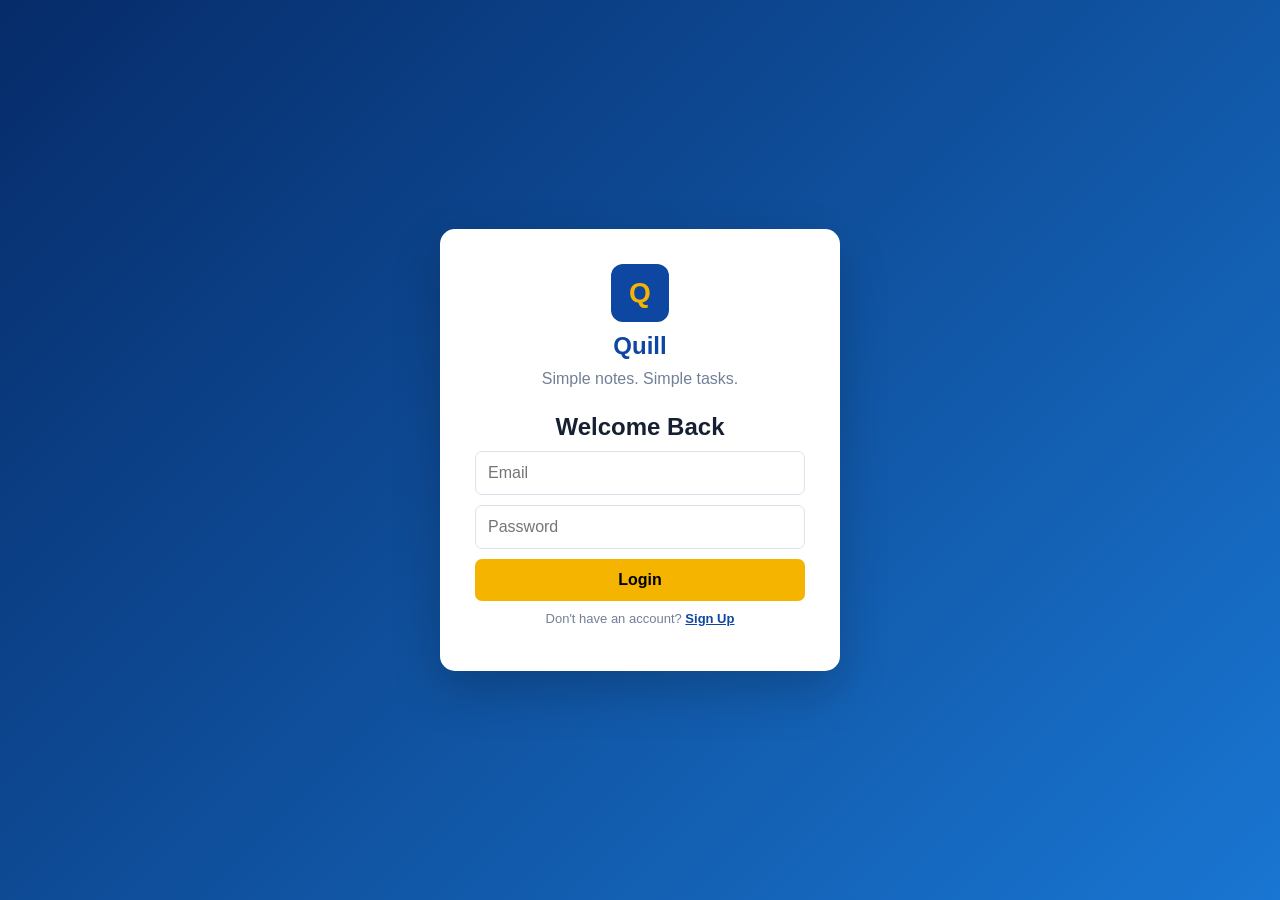
<file: quill-frontend/index.html>
<!DOCTYPE html>
<html lang="en">
<head>
    <meta charset="UTF-8">
    <meta name="viewport" content="width=device-width, initial-scale=1.0">
    <title>Quill</title>
    <link rel="stylesheet" href="style.css">
</head>

<body>

<!-- AUTH -->
<section id="auth">
    <div class="auth-box">
        <div class="logo">Q</div>
        <h1>Quill</h1>
        <p>Simple notes. Simple tasks.</p>

        <form id="loginForm">
            <h2>Welcome Back</h2>
            <input id="loginEmail" type="email" placeholder="Email" required>
            <input id="loginPassword" type="password" placeholder="Password" required>
            <button>Login</button>
            <p>Don't have an account? <a href="#" id="showSignup">Sign Up</a></p>
            <small id="loginMessage"></small>
        </form>

        <form id="signupForm" class="hidden">
            <h2>Create Account</h2>
            <input id="signupName" type="text" placeholder="Full name" required>
            <input id="signupEmail" type="email" placeholder="Email" required>
            <input id="signupPassword" type="password" placeholder="Password" required>
            <button>Sign Up</button>
            <p>Already have an account? <a href="#" id="showLogin">Login</a></p>
            <small id="signupMessage"></small>
        </form>
    </div>
</section>


<!-- APP -->
<section id="app" class="hidden">

    <header class="topbar">
        <div class="brand"><span>Q</span> Quill</div>

        <nav>
            <button id="notesTab">Notes</button>
            <button id="tasksTab">To-Do</button>
        </nav>

        <div class="top-actions">
            <button id="themeBtn">◐</button>
            <button id="logoutBtn">Logout</button>
        </div>
    </header>


    <div class="workspace">

        <!-- SIDEBAR -->
        <aside class="sidebar">
            <button id="newNoteBtn" class="gold">+ New Note</button>

            <input id="searchNotes" type="search" placeholder="Search notes...">

            <h3>NOTES</h3>
            <button class="side-btn active" id="allNotesBtn">All Notes</button>
            <button class="side-btn" id="recentBtn">Recent</button>
            <button class="side-btn" id="pinnedBtn">★ Pinned</button>

            <h3>TO-DO</h3>
            <button class="side-btn" id="allTasksBtn">All Tasks</button>
            <button class="side-btn" id="activeTasksBtn">Active</button>
            <button class="side-btn" id="completedTasksBtn">Completed</button>
        </aside>


        <!-- NOTES -->
        <aside class="notes-list">
            <div class="list-head">
                <h2>My Notes</h2>
                <span id="noteCount">0</span>
            </div>
            <div id="noteItems"></div>
        </aside>


        <main>

            <!-- EDITOR -->
            <section id="editor">
                <div class="editor-head">
                    <input id="noteTitle" placeholder="Untitled Note">

                    <div>
                        <button id="pinBtn">☆</button>
                        <button id="saveBtn" class="gold">Save</button>
                        <button id="deleteBtn">Delete</button>
                    </div>
                </div>

                <textarea id="noteContent" placeholder="Start writing..."></textarea>

                <footer>
                    <span id="status">● Saved</span>
                    <span id="words">Words: 0</span>
                    <span id="chars">Characters: 0</span>
                </footer>
            </section>


            <!-- TODO -->
            <section id="todo" class="hidden">
                <div class="todo-head">
                    <div>
                        <small>YOUR TASKS</small>
                        <h1>To-Do</h1>
                    </div>
                    <button id="addTaskBtn" class="gold">+ Add Task</button>
                </div>

                <div class="filters">
                    <button data-filter="all" class="active">All</button>
                    <button data-filter="active">Active</button>
                    <button data-filter="completed">Completed</button>
                </div>

                <p id="taskCount">0 tasks</p>
                <div id="taskItems"></div>
            </section>

        </main>
    </div>


    <!-- TASK MODAL -->
    <div id="taskModal" class="modal hidden">
        <form id="taskForm" class="modal-box">
            <button type="button" id="closeModal" class="close">×</button>

            <h2>Add Task</h2>

            <input id="taskTitle" placeholder="Task title" required>
            <textarea id="taskDescription" placeholder="Description"></textarea>

            <select id="taskPriority">
                <option>High</option>
                <option selected>Medium</option>
                <option>Low</option>
            </select>

            <input id="taskDate" type="date">
            <input id="taskCategory" placeholder="Category">

            <div class="modal-buttons">
                <button type="button" id="cancelTask">Cancel</button>
                <button class="gold">Add Task</button>
            </div>
        </form>
    </div>

</section>

<script src="script.js"></script>
</body>
</html>
</file>
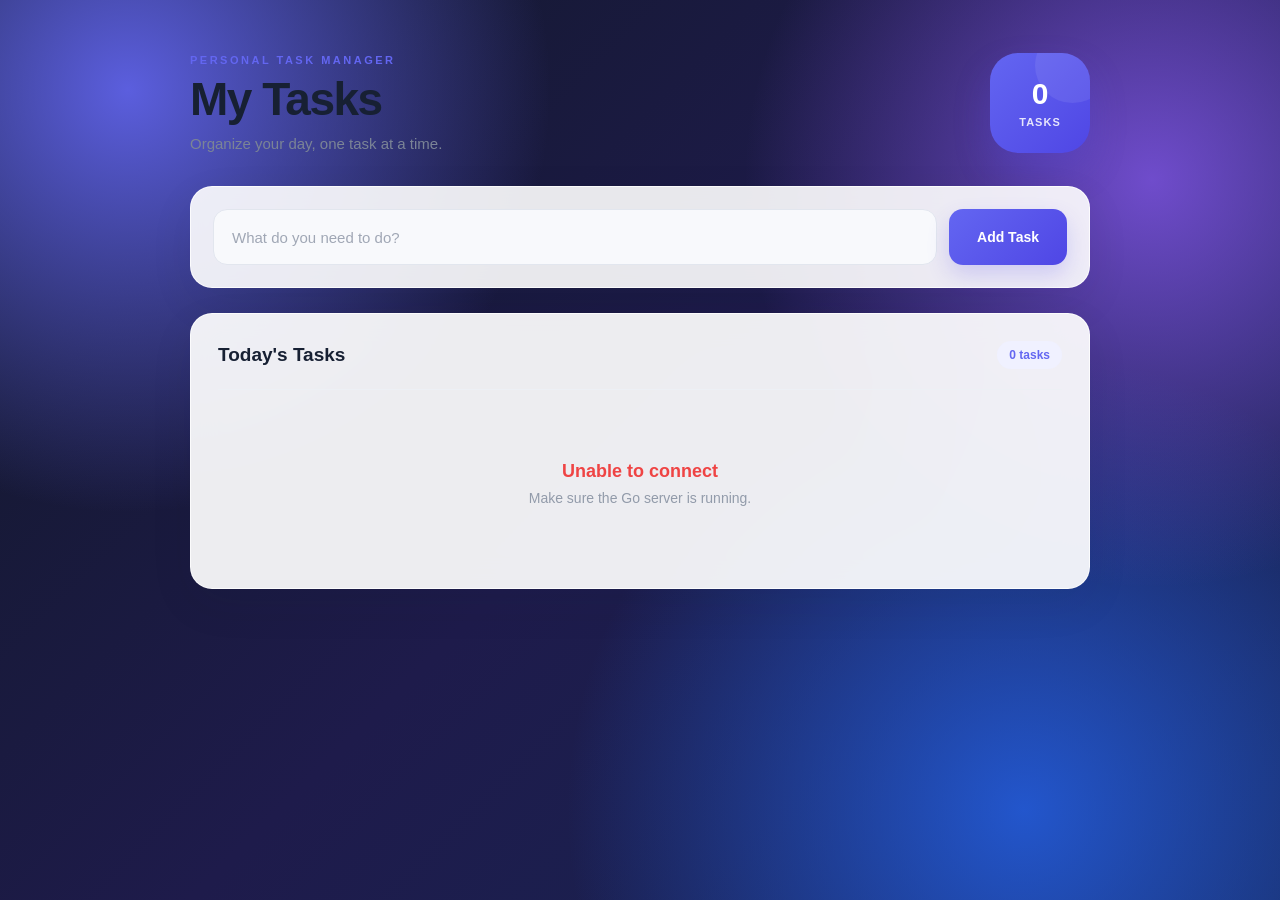
<file: go-tutorials/cmd/todo/go-todo-list/frontend/index.html>
<!DOCTYPE html>
<html lang="en">
<head>
    <meta charset="UTF-8">
    <meta name="viewport" content="width=device-width, initial-scale=1.0">

    <title>Taskly - Todo List</title>

    <link rel="stylesheet" href="style.css">
</head>

<body>

    <main class="app">

        <!-- Header -->
        <header class="app-header">
            <div>
                <p class="label">PERSONAL TASK MANAGER</p>
                <h1>My Tasks</h1>
                <p class="subtitle">
                    Organize your day, one task at a time.
                </p>
            </div>

            <div class="task-count">
                <span id="taskCount">0</span>
                <small>Tasks</small>
            </div>
        </header>


        <!-- Add Task -->
        <section class="add-section">

            <form id="todoForm">

                <input
                    type="text"
                    id="todoInput"
                    placeholder="What do you need to do?"
                    autocomplete="off"
                    required
                >

                <button type="submit">
                    Add Task
                </button>

            </form>

        </section>


        <!-- Tasks -->
        <section class="tasks-section">

            <div class="section-heading">
                <h2>Today's Tasks</h2>
                <span id="taskStatus">0 tasks</span>
            </div>

            <div id="todoList" class="todo-list">

                <div class="empty-state">
                    <div class="empty-icon">✓</div>

                    <h3>No tasks yet</h3>

                    <p>
                        Add your first task to get started.
                    </p>
                </div>

            </div>

        </section>

    </main>


    <script>

        const form = document.getElementById("todoForm");
        const input = document.getElementById("todoInput");
        const todoList = document.getElementById("todoList");
        const taskCount = document.getElementById("taskCount");
        const taskStatus = document.getElementById("taskStatus");

        const API_URL = "http://localhost:8000/api/todos";


        // Get all tasks
        async function loadTodos() {

            try {

                const response = await fetch(API_URL);

                const todos = await response.json();

                displayTodos(todos);

            } catch (error) {

                console.error("Could not load tasks:", error);

                todoList.innerHTML = `
                    <div class="error-state">
                        <h3>Unable to connect</h3>
                        <p>Make sure the Go server is running.</p>
                    </div>
                `;
            }
        }


        // Display tasks
        function displayTodos(todos) {

            taskCount.textContent = todos.length;

            taskStatus.textContent =
                todos.length === 1
                    ? "1 task"
                    : `${todos.length} tasks`;


            if (todos.length === 0) {

                todoList.innerHTML = `
                    <div class="empty-state">
                        <div class="empty-icon">✓</div>

                        <h3>No tasks yet</h3>

                        <p>
                            Add your first task to get started.
                        </p>
                    </div>
                `;

                return;
            }


            todoList.innerHTML = "";


            todos.forEach(todo => {

                const task = document.createElement("div");

                task.className =
                    todo.completed
                        ? "todo-item completed"
                        : "todo-item";


                task.innerHTML = `

                    <div class="task-left">

                        <button
                            class="complete-button"
                            onclick="completeTodo(${todo.id})"
                            ${todo.completed ? "disabled" : ""}
                        >
                            ${todo.completed ? "✓" : ""}
                        </button>

                        <div class="task-info">

                            <span class="task-title">
                                ${escapeHTML(todo.title)}
                            </span>

                            <span class="task-label">
                                ${todo.completed ? "Completed" : "Pending"}
                            </span>

                        </div>

                    </div>


                    <button
                        class="delete-button"
                        onclick="deleteTodo(${todo.id})"
                        title="Delete task"
                    >
                        ×
                    </button>

                `;

                todoList.appendChild(task);

            });
        }


        // Add task
        form.addEventListener("submit", async function(event) {

            event.preventDefault();

            const title = input.value.trim();

            if (!title) {
                return;
            }


            try {

                const response = await fetch(API_URL, {

                    method: "POST",

                    headers: {
                        "Content-Type": "application/json"
                    },

                    body: JSON.stringify({
                        title: title
                    })

                });


                if (!response.ok) {
                    throw new Error("Failed to add task");
                }


                input.value = "";

                input.focus();

                loadTodos();

            } catch (error) {

                console.error("Could not add task:", error);

            }

        });


        // Complete task
        async function completeTodo(id) {

            try {

                await fetch(`${API_URL}?id=${id}`, {
                    method: "PUT"
                });

                loadTodos();

            } catch (error) {

                console.error("Could not complete task:", error);

            }

        }


        // Delete task
        async function deleteTodo(id) {

            try {

                await fetch(`${API_URL}?id=${id}`, {
                    method: "DELETE"
                });

                loadTodos();

            } catch (error) {

                console.error("Could not delete task:", error);

            }

        }


        // Prevent HTML from being inserted as a task
        function escapeHTML(text) {

            const div = document.createElement("div");

            div.textContent = text;

            return div.innerHTML;

        }


        // Load tasks when page opens
        loadTodos();

    </script>

</body>
</html>
</file>
<file: quill-frontend/style.css>
*{box-sizing:border-box;margin:0;padding:0}

:root{
    --blue:#0d47a1;
    --dark:#082f6b;
    --gold:#f4b400;
    --bg:#f5f7fb;
    --text:#172033;
    --border:#dce2eb;
}

body{font-family:Arial,sans-serif;background:var(--bg);color:var(--text)}
button,input,textarea,select{font:inherit}
button{border:0;cursor:pointer}
.hidden{display:none!important}


/* AUTH */

#auth{
    min-height:100vh;
    display:grid;
    place-items:center;
    padding:20px;
    background:linear-gradient(135deg,#062b69,#1976d2);
}

.auth-box{
    width:100%;
    max-width:400px;
    padding:35px;
    background:white;
    border-radius:15px;
    text-align:center;
    box-shadow:0 20px 50px #0003;
}

.logo{
    width:58px;height:58px;margin:auto;
    display:grid;place-items:center;
    background:var(--blue);color:var(--gold);
    border-radius:12px;font-size:28px;font-weight:bold;
}

.auth-box h1{color:var(--blue);margin:10px}
.auth-box>p{color:#718096;margin-bottom:25px}
.auth-box form{display:grid;gap:10px}
.auth-box input{
    padding:12px;border:1px solid var(--border);border-radius:7px;
}
.auth-box form button{
    padding:12px;background:var(--gold);
    border-radius:7px;font-weight:bold;
}
.auth-box form p{font-size:13px;color:#718096}
.auth-box a{color:var(--blue);font-weight:bold}


/* APP */

#app{height:100vh;display:flex;flex-direction:column}

.topbar{
    height:60px;padding:0 20px;
    display:flex;align-items:center;
    background:var(--blue);color:white;
}

.brand{width:220px;font-size:22px;font-weight:bold}
.brand span{
    display:inline-grid;place-items:center;
    width:32px;height:32px;margin-right:7px;
    background:white;color:var(--blue);border-radius:7px;
}

.topbar nav button,.top-actions button{
    padding:8px 12px;background:transparent;
    color:white;border-radius:6px;
}

.top-actions{margin-left:auto}
.top-actions button:last-child{background:var(--gold);color:var(--text)}


/* WORKSPACE */

.workspace{
    flex:1;min-height:0;
    display:grid;
    grid-template-columns:190px 240px 1fr;
}

.sidebar{
    padding:15px 10px;
    background:var(--dark);color:white;
}

.sidebar input{
    width:100%;padding:9px;border:0;border-radius:6px;
}

.gold{background:var(--gold)!important;color:var(--text)!important}

.new-btn,.sidebar>.gold{
    width:100%;padding:11px;margin-bottom:10px;
    border-radius:7px;font-weight:bold;
}

.sidebar h3{
    margin:20px 7px 6px;
    font-size:10px;color:#a9bddb;
}

.side-btn{
    width:100%;padding:10px;
    background:transparent;color:white;
    text-align:left;border-radius:6px;
}

.side-btn:hover,.side-btn.active{
    background:#ffffff18;
    border-left:3px solid var(--gold);
}


/* NOTES */

.notes-list{
    background:#edf2f8;
    border-right:1px solid var(--border);
    overflow:auto;
}

.list-head{
    padding:18px 15px;
    display:flex;justify-content:space-between;
    border-bottom:1px solid var(--border);
}

.list-head span{color:var(--blue)}
#noteItems{padding:8px}

.note-item{
    width:100%;padding:13px;margin-bottom:5px;
    text-align:left;background:transparent;
    border-radius:7px;
}

.note-item:hover,.note-item.active{background:white}


/* EDITOR */

main{min-width:0;background:white}

#editor{
    height:100%;
    display:flex;
    flex-direction:column;
}

.editor-head{
    padding:12px 20px;
    display:flex;
    gap:15px;
    border-bottom:1px solid var(--border);
}

#noteTitle{
    flex:1;border:0;outline:0;
    font-size:23px;font-weight:bold;
}

.editor-head button{
    padding:7px 10px;
    border-radius:5px;
    background:#edf1f6;
}

#noteContent{
    flex:1;width:100%;
    padding:25px;border:0;outline:0;
    resize:none;
    font-size:16px;
    line-height:1.7;
}

footer{
    padding:7px 15px;
    display:flex;gap:20px;
    background:var(--blue);
    color:white;font-size:11px;
}

#status{margin-right:auto}


/* TODO */

#todo{
    height:100%;
    overflow:auto;
    padding:40px 7%;
    background:#f7f9fc;
}

.todo-head{
    display:flex;
    justify-content:space-between;
    align-items:center;
}

.todo-head small{color:var(--blue)}
.todo-head h1{font-size:40px}
.todo-head button{padding:11px 17px;border-radius:7px}

.filters{
    display:flex;gap:6px;
    margin:25px 0 10px;
}

.filters button{
    padding:8px 14px;
    border-radius:20px;
    background:white;
}

.filters button.active{
    background:var(--blue);
    color:white;
}

#taskItems{
    display:grid;gap:8px;
    margin-top:15px;
}

.task{
    padding:15px;
    display:flex;
    gap:12px;
    background:white;
    border:1px solid var(--border);
    border-radius:8px;
}

.task-info{flex:1}
.task-title{font-weight:bold}
.task.completed .task-title{text-decoration:line-through}


/* MODAL */

.modal{
    position:fixed;inset:0;
    display:grid;place-items:center;
    padding:20px;background:#06193699;
}

.modal-box{
    width:100%;max-width:430px;
    padding:25px;display:grid;gap:10px;
    background:white;border-radius:12px;
}

.modal-box input,.modal-box textarea,.modal-box select{
    width:100%;padding:10px;
    border:1px solid var(--border);
    border-radius:6px;
}

.modal-box textarea{min-height:80px}

.close{
    margin-left:auto;
    background:transparent;
    font-size:22px;
}

.modal-buttons{
    display:flex;
    justify-content:flex-end;
    gap:7px;
}

.modal-buttons button{
    padding:9px 14px;
    border-radius:6px;
}


/* MOBILE */

@media(max-width:800px){
    .workspace{grid-template-columns:1fr}
    .sidebar,.notes-list{display:none}
    .brand{width:auto}
    .topbar nav{display:none}
    .editor-head{flex-direction:column}
    .editor-head>div{display:flex}
    .editor-head button{flex:1}
    .todo-head{
        flex-direction:column;
        align-items:flex-start;
        gap:15px;
    }
}

@media(max-width:500px){
    .auth-box{padding:30px 20px}
    .topbar{padding:8px 12px}
    footer{flex-wrap:wrap}
}
</file>
<file: go-tutorials/cmd/todo/go-todo-list/frontend/style.css>
/* =========================================
   RESET
========================================= */

* {
    margin: 0;
    padding: 0;
    box-sizing: border-box;
}


   body {
    min-height: 100vh;

    font-family:
        "Segoe UI",
        Inter,
        Arial,
        sans-serif;

    color: #172033;

    padding: 50px 20px;

    background:
        radial-gradient(
            circle at 10% 10%,
            rgba(99, 102, 241, 0.9),
            transparent 30%
        ),
        radial-gradient(
            circle at 90% 20%,
            rgba(139, 92, 246, 0.75),
            transparent 30%
        ),
        radial-gradient(
            circle at 80% 90%,
            rgba(37, 99, 235, 0.8),
            transparent 35%
        ),
        linear-gradient(
            135deg,
            #111827,
            #1e1b4b,
            #172554
        );

    background-attachment: fixed;
}


/* =========================================
   MAIN APP
========================================= */

.app {
    width: 100%;
    max-width: 900px;

    margin: 0 auto;
}


/* =========================================
   HEADER
========================================= */

.app-header {
    display: flex;

    align-items: center;

    justify-content: space-between;

    gap: 30px;

    margin-bottom: 30px;
}


.label {
    display: inline-block;

    margin-bottom: 10px;

    color: #6366f1;

    font-size: 11px;

    font-weight: 800;

    letter-spacing: 2.5px;
}


h1 {
    margin-bottom: 10px;

    color: #172033;

    font-size: 46px;

    line-height: 1;

    font-weight: 800;

    letter-spacing: -1.5px;
}


.subtitle {
    color: #7b8496;

    font-size: 15px;

    line-height: 1.6;
}


/* =========================================
   TASK COUNT
========================================= */

.task-count {
    width: 100px;

    height: 100px;

    flex-shrink: 0;

    border-radius: 28px;

    background:
        linear-gradient(
            135deg,
            #6366f1,
            #4f46e5
        );

    color: white;

    display: flex;

    flex-direction: column;

    align-items: center;

    justify-content: center;

    box-shadow:
        0 18px 35px rgba(79, 70, 229, 0.25);

    position: relative;

    overflow: hidden;
}


.task-count::before {
    content: "";

    position: absolute;

    width: 75px;

    height: 75px;

    border-radius: 50%;

    background: rgba(255, 255, 255, 0.08);

    top: -25px;

    right: -20px;
}


.task-count span {
    position: relative;

    font-size: 30px;

    font-weight: 800;

    line-height: 1;
}


.task-count small {
    position: relative;

    margin-top: 7px;

    font-size: 11px;

    font-weight: 600;

    text-transform: uppercase;

    letter-spacing: 1px;

    opacity: 0.85;
}


/* =========================================
   ADD TASK SECTION
========================================= */

.add-section {
    width: 100%;

    margin-bottom: 25px;

    padding: 22px;

    border: 1px solid rgba(255, 255, 255, 0.8);

    border-radius: 22px;

    background: rgba(255, 255, 255, 0.9);

    box-shadow:
        0 15px 45px rgba(15, 23, 42, 0.07);

    backdrop-filter: blur(15px);
}


/*
   Your HTML uses:

   <form id="todoForm">

   So we style #todoForm directly.
*/

#todoForm {
    display: flex;

    width: 100%;

    gap: 12px;
}


/* =========================================
   INPUT
========================================= */

#todoInput {
    width: 100%;

    height: 56px;

    flex: 1;

    padding: 0 18px;

    border: 1px solid #e2e6ee;

    border-radius: 14px;

    outline: none;

    background: #f8f9fc;

    color: #172033;

    font-family: inherit;

    font-size: 15px;

    transition:
        0.2s ease;
}


#todoInput::placeholder {
    color: #a0a7b5;
}


#todoInput:focus {
    border-color: #6366f1;

    background: white;

    box-shadow:
        0 0 0 4px rgba(99, 102, 241, 0.10);
}


/* =========================================
   ADD BUTTON
========================================= */

#todoForm button[type="submit"] {
    height: 56px;

    flex-shrink: 0;

    padding: 0 28px;

    border: none;

    border-radius: 14px;

    background:
        linear-gradient(
            135deg,
            #6366f1,
            #4f46e5
        );

    color: white;

    font-family: inherit;

    font-size: 14px;

    font-weight: 700;

    cursor: pointer;

    box-shadow:
        0 10px 22px rgba(79, 70, 229, 0.20);

    transition:
        transform 0.2s ease,
        box-shadow 0.2s ease;
}


#todoForm button[type="submit"]:hover {
    transform: translateY(-2px);

    box-shadow:
        0 14px 28px rgba(79, 70, 229, 0.28);
}


#todoForm button[type="submit"]:active {
    transform: translateY(0);
}


/* =========================================
   TASKS SECTION
========================================= */

.tasks-section {
    width: 100%;

    padding: 27px;

    border: 1px solid rgba(255, 255, 255, 0.8);

    border-radius: 22px;

    background: rgba(255, 255, 255, 0.92);

    box-shadow:
        0 15px 45px rgba(15, 23, 42, 0.07);

    backdrop-filter: blur(15px);
}


/* =========================================
   SECTION HEADING
========================================= */

.section-heading {
    display: flex;

    align-items: center;

    justify-content: space-between;

    padding-bottom: 20px;

    margin-bottom: 16px;

    border-bottom: 1px solid #edf0f5;
}


.section-heading h2 {
    color: #172033;

    font-size: 19px;

    font-weight: 750;
}


.section-heading span {
    padding: 7px 12px;

    border-radius: 20px;

    background: #f0f1ff;

    color: #6366f1;

    font-size: 12px;

    font-weight: 700;
}


/* =========================================
   TODO LIST
========================================= */

.todo-list {
    display: flex;

    flex-direction: column;

    gap: 12px;
}


/* =========================================
   TODO ITEM
========================================= */

.todo-item {
    display: flex;

    align-items: center;

    justify-content: space-between;

    gap: 15px;

    width: 100%;

    padding: 17px;

    border: 1px solid #edf0f5;

    border-radius: 16px;

    background: #fafbfe;

    transition:
        0.2s ease;
}


.todo-item:hover {
    transform: translateY(-2px);

    border-color: #dfe3ec;

    box-shadow:
        0 8px 20px rgba(15, 23, 42, 0.06);
}


/* =========================================
   TASK LEFT SIDE
========================================= */

.task-left {
    display: flex;

    align-items: center;

    gap: 14px;

    min-width: 0;

    flex: 1;
}


/* =========================================
   COMPLETE BUTTON
========================================= */

.complete-button {
    width: 28px;

    height: 28px;

    flex-shrink: 0;

    display: flex;

    align-items: center;

    justify-content: center;

    border: 2px solid #d2d7e2;

    border-radius: 50%;

    background: white;

    color: white;

    font-size: 13px;

    font-weight: 800;

    cursor: pointer;

    transition:
        0.2s ease;
}


.complete-button:hover {
    border-color: #6366f1;

    background: #f0f1ff;

    transform: scale(1.08);
}


/* Completed task */

.completed .complete-button {
    border-color: #22c55e;

    background: #22c55e;

    cursor: default;
}


/* =========================================
   TASK INFORMATION
========================================= */

.task-info {
    display: flex;

    flex-direction: column;

    gap: 5px;

    min-width: 0;
}


.task-title {
    color: #293449;

    font-size: 15px;

    font-weight: 600;

    line-height: 1.4;

    word-break: break-word;
}


.task-label {
    color: #9aa3b2;

    font-size: 11px;

    font-weight: 600;

    text-transform: uppercase;

    letter-spacing: 0.7px;
}


/* Completed task */

.completed .task-title {
    color: #9ba3b2;

    text-decoration: line-through;
}


.completed .task-label {
    color: #22a85a;
}


/* =========================================
   DELETE BUTTON
========================================= */

.delete-button {
    width: 37px;

    height: 37px;

    flex-shrink: 0;

    display: flex;

    align-items: center;

    justify-content: center;

    border: none;

    border-radius: 11px;

    background: #fff1f2;

    color: #ef4444;

    font-size: 22px;

    line-height: 1;

    cursor: pointer;

    transition:
        0.2s ease;
}


.delete-button:hover {
    background: #fee2e2;

    transform: scale(1.08);
}


/* =========================================
   EMPTY STATE
========================================= */

.empty-state {
    padding: 65px 20px;

    text-align: center;
}


.empty-icon {
    width: 65px;

    height: 65px;

    margin: 0 auto 18px;

    display: flex;

    align-items: center;

    justify-content: center;

    border-radius: 20px;

    background:
        linear-gradient(
            135deg,
            #eef0ff,
            #e6e8ff
        );

    color: #6366f1;

    font-size: 27px;

    font-weight: 800;

    box-shadow:
        0 10px 25px rgba(99, 102, 241, 0.08);
}


.empty-state h3 {
    margin-bottom: 8px;

    color: #293449;

    font-size: 18px;
}


.empty-state p {
    color: #929baa;

    font-size: 14px;
}


/* =========================================
   ERROR STATE
========================================= */

.error-state {
    padding: 55px 20px;

    text-align: center;
}


.error-state h3 {
    margin-bottom: 8px;

    color: #ef4444;

    font-size: 18px;
}


.error-state p {
    color: #929baa;

    font-size: 14px;
}


/* =========================================
   TABLET
========================================= */

@media (max-width: 700px) {

    body {
        padding: 30px 15px;
    }


    .app-header {
        gap: 20px;
    }


    h1 {
        font-size: 36px;
    }


    .task-count {
        width: 80px;

        height: 80px;

        border-radius: 22px;
    }


    .task-count span {
        font-size: 24px;
    }


    .add-section {
        padding: 18px;
    }


    .tasks-section {
        padding: 21px;
    }
}


/* =========================================
   MOBILE
========================================= */

@media (max-width: 520px) {

    body {
        padding: 22px 12px;
    }


    .app-header {
        align-items: flex-start;

        gap: 15px;

        margin-bottom: 22px;
    }


    .label {
        font-size: 9px;

        letter-spacing: 1.8px;
    }


    h1 {
        font-size: 31px;

        letter-spacing: -0.8px;
    }


    .subtitle {
        font-size: 13px;
    }


    .task-count {
        width: 68px;

        height: 68px;

        border-radius: 18px;
    }


    .task-count span {
        font-size: 20px;
    }


    .task-count small {
        font-size: 9px;
    }


    /* Stack input and button */

    #todoForm {
        flex-direction: column;
    }


    #todoInput {
        width: 100%;
    }


    #todoForm button[type="submit"] {
        width: 100%;
    }


    .tasks-section {
        padding: 17px;
    }


    .section-heading h2 {
        font-size: 17px;
    }


    .section-heading span {
        padding: 6px 9px;

        font-size: 10px;
    }


    .todo-item {
        padding: 14px;
    }


    .task-left {
        gap: 10px;
    }


    .task-title {
        font-size: 14px;
    }


    .delete-button {
        width: 34px;

        height: 34px;
    }
}


/* =========================================
   VERY SMALL MOBILE
========================================= */

@media (max-width: 360px) {

    .app-header {
        flex-direction: column;
    }


    .task-count {
        width: 100%;

        height: 58px;

        flex-direction: row;

        gap: 8px;
    }


    .task-count span {
        font-size: 22px;
    }


    .task-count small {
        margin-top: 0;
    }
}
</file>
